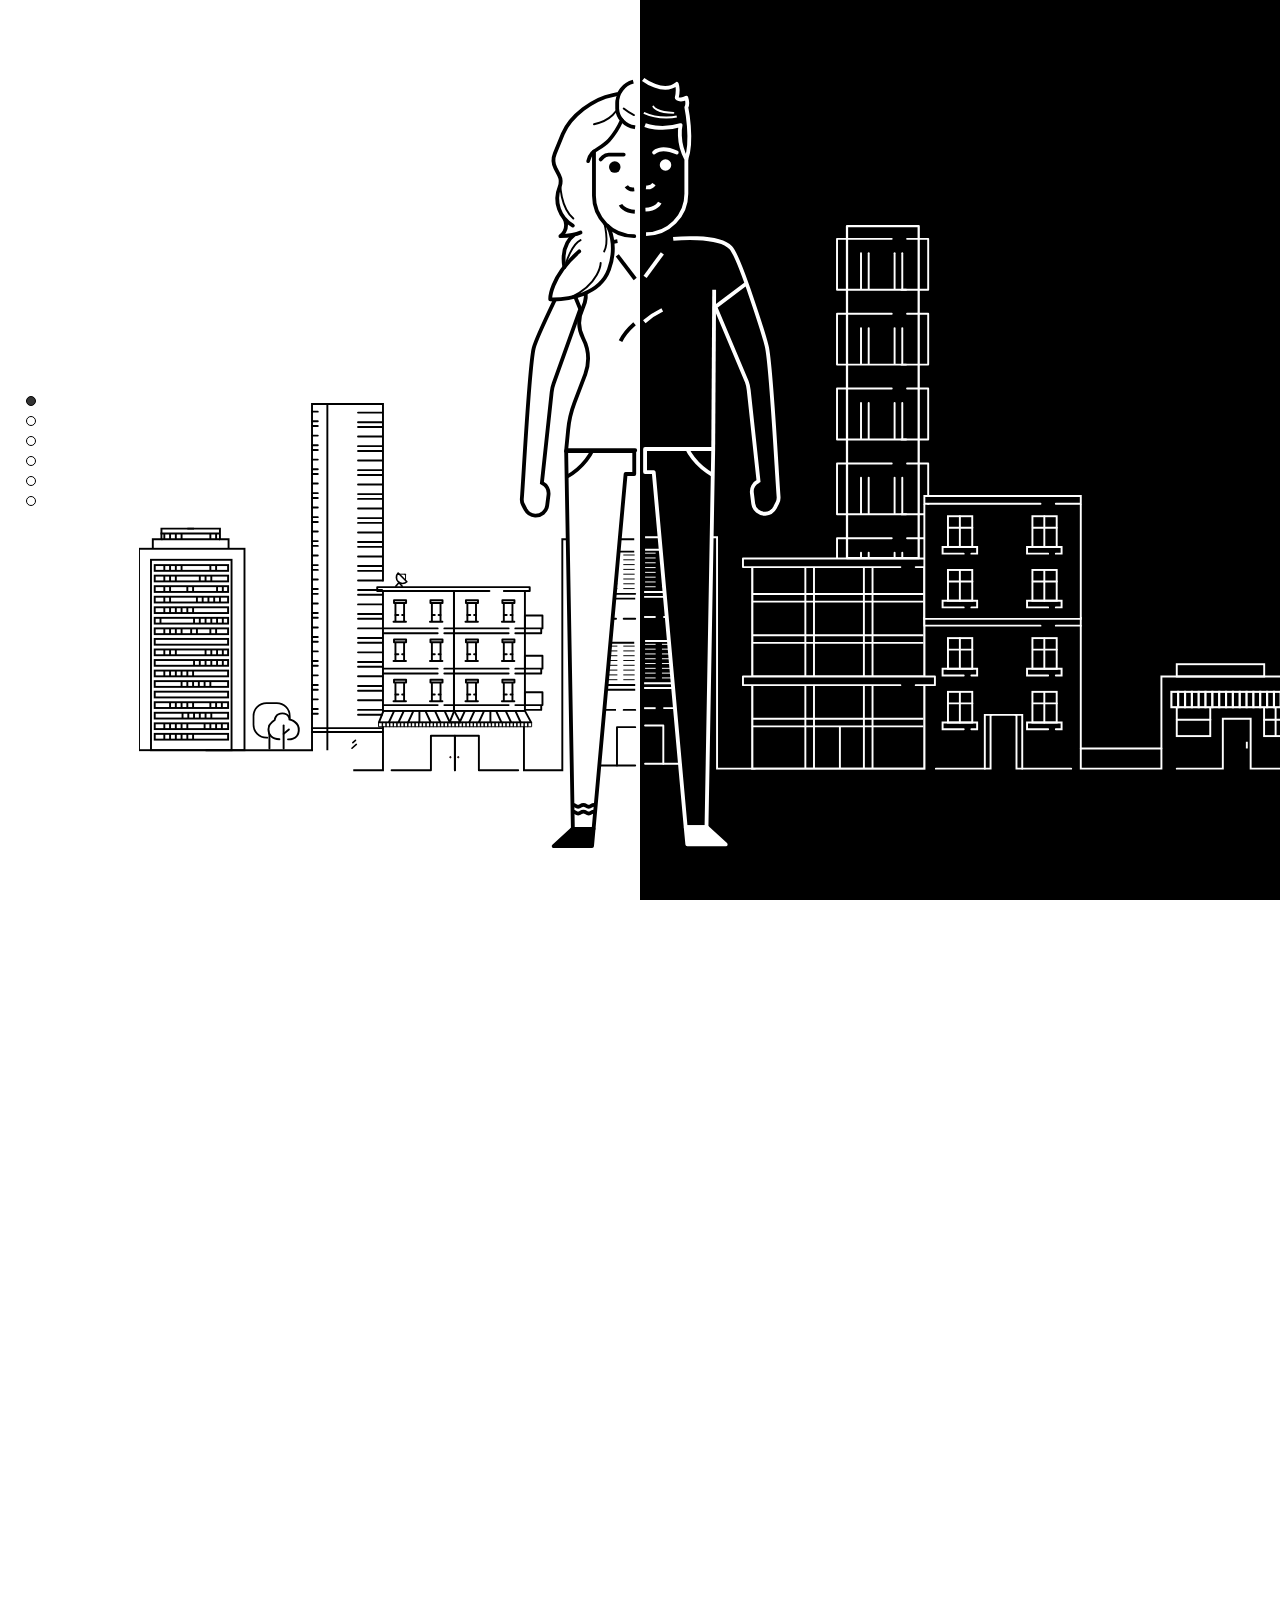
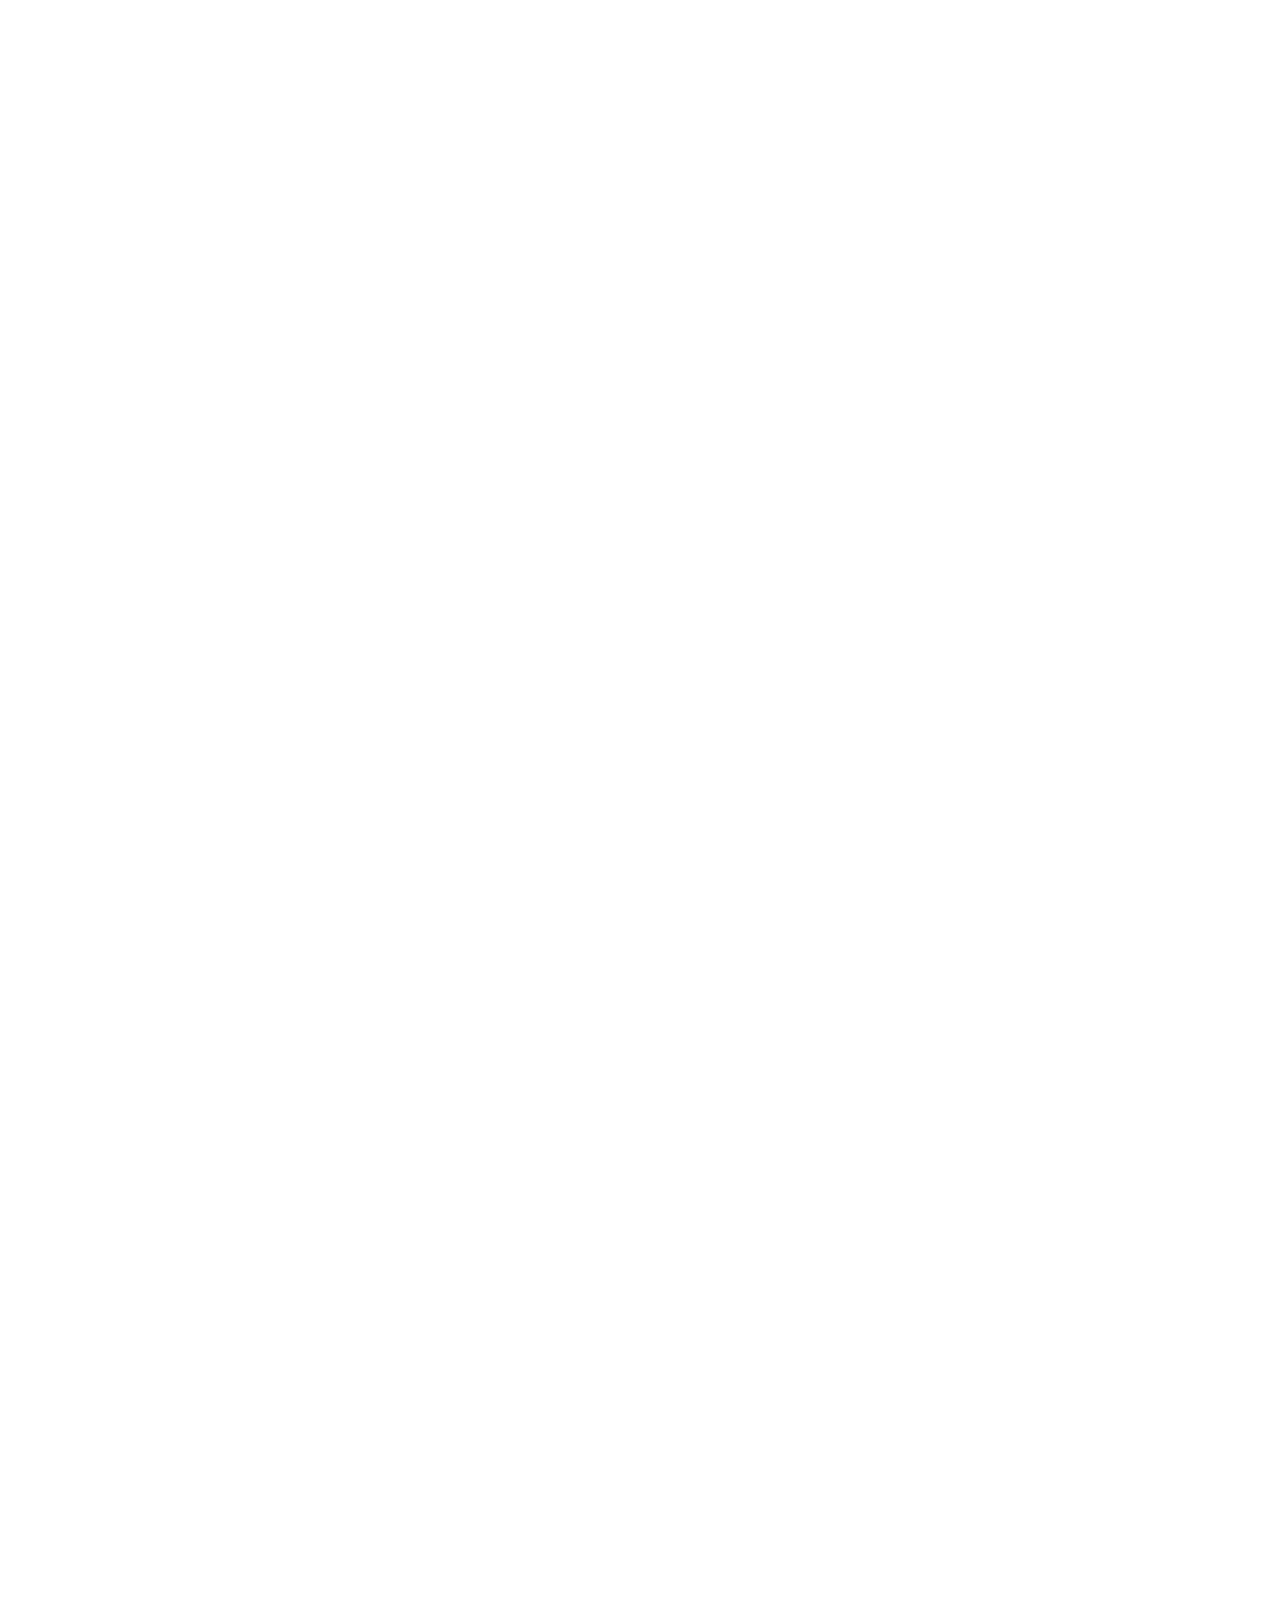
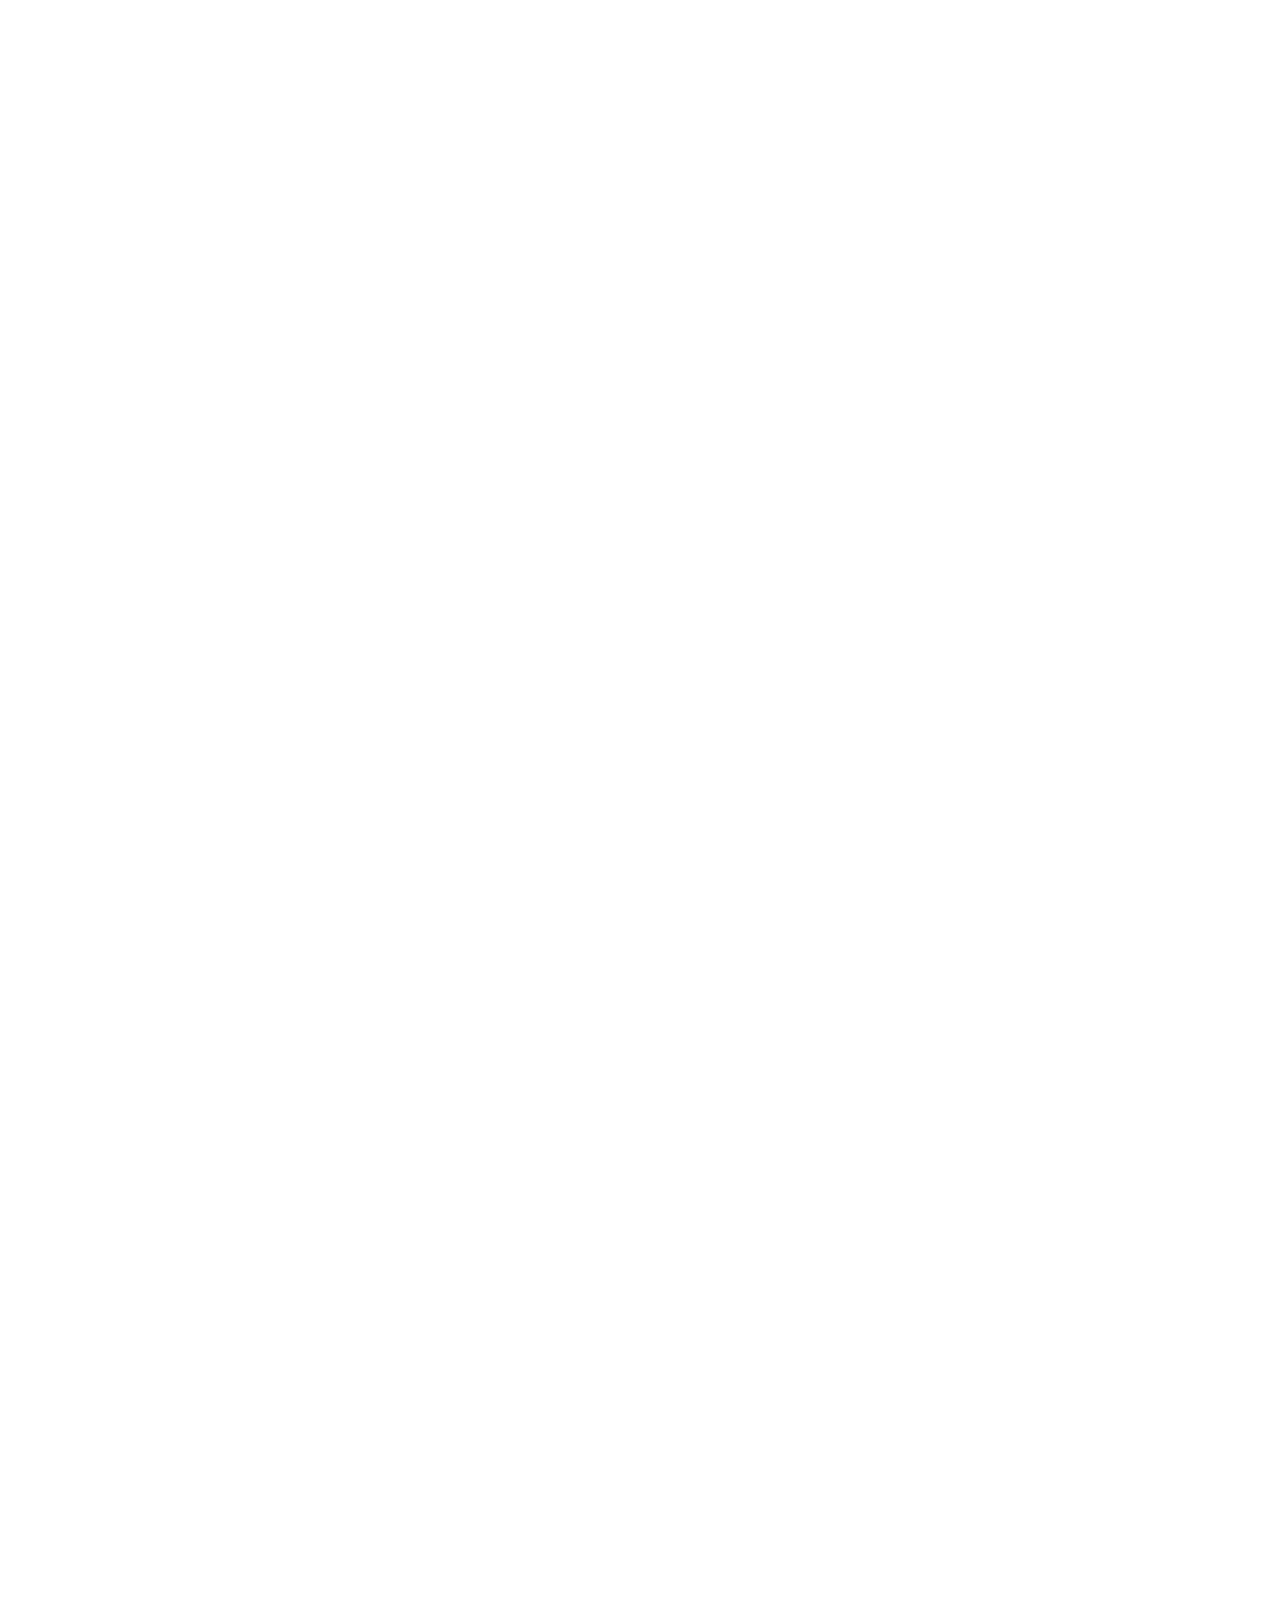
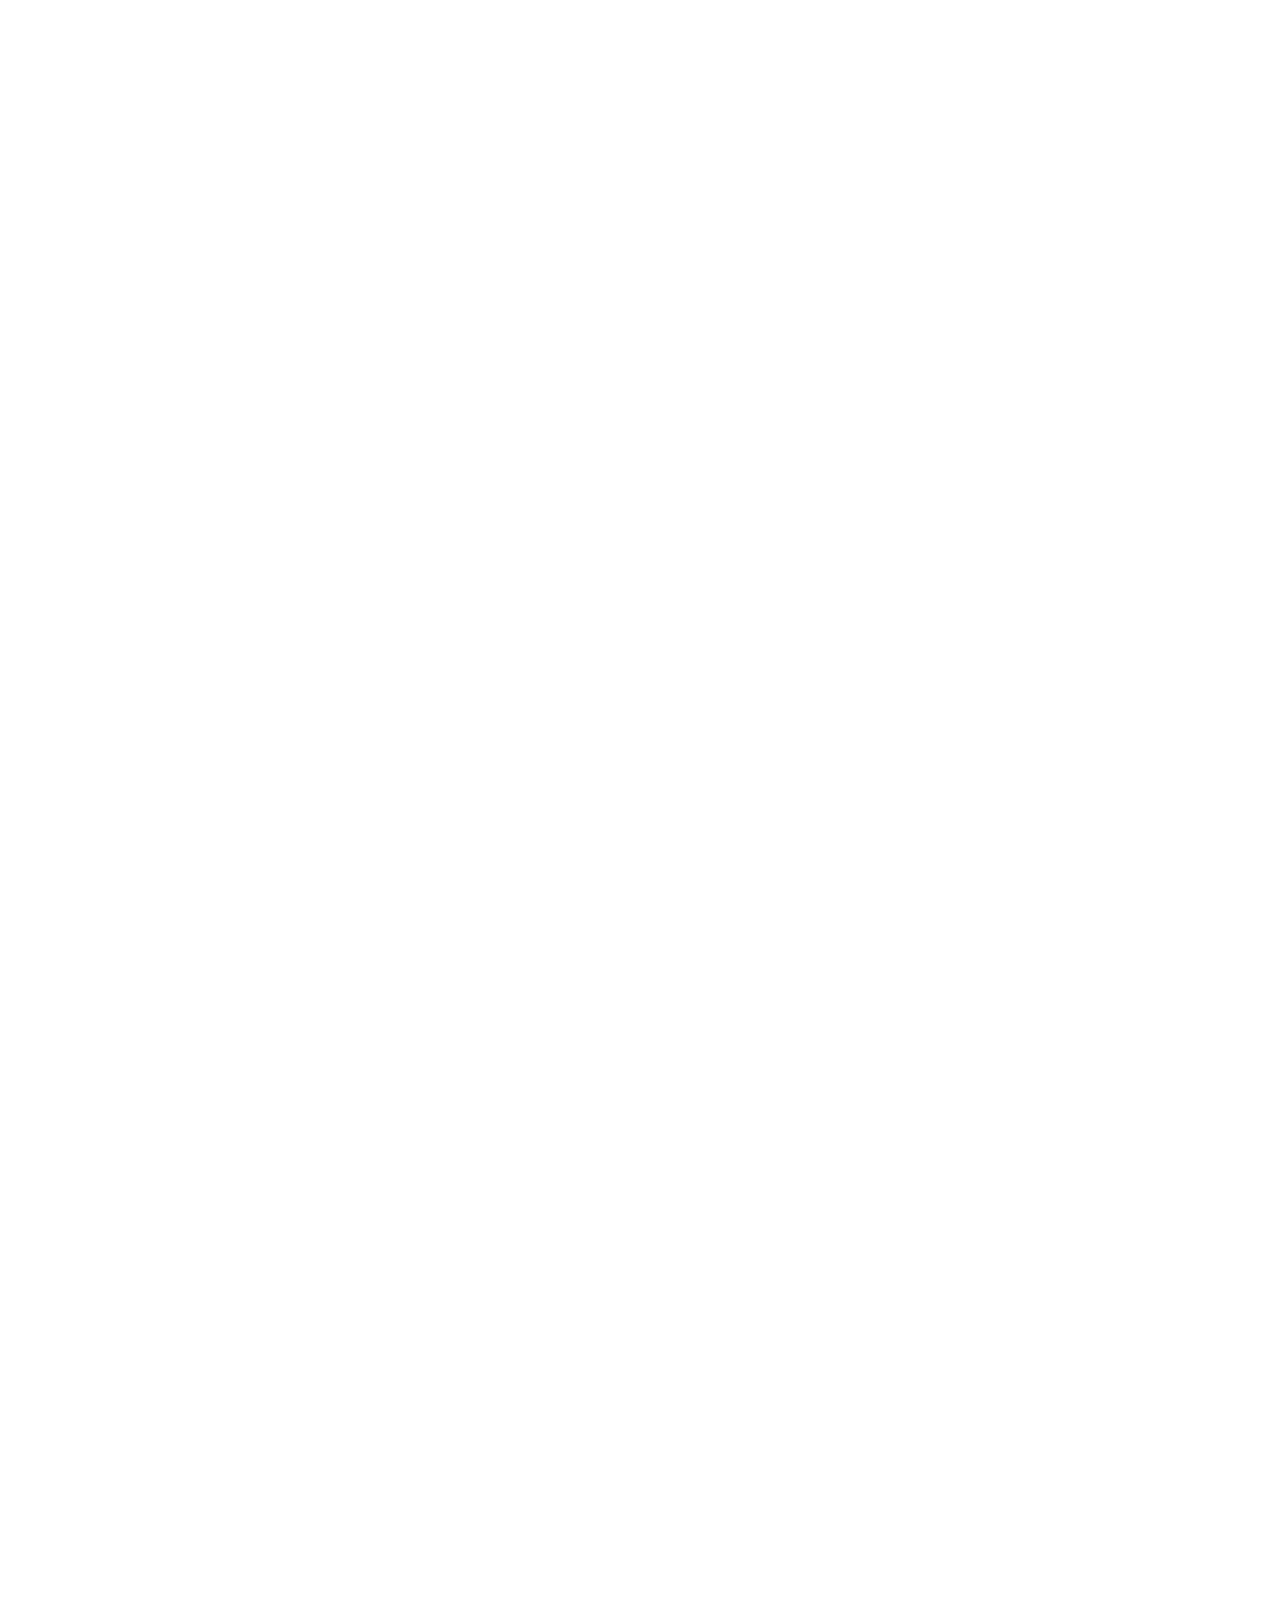
<file: index.html>
<!DOCTYPE html>
<html>

<head>
	<meta http-equiv="Content-Type" content="text/html; charset=utf-8" />
	<title> The Average Eve </title>
	<meta name="author" content="Ben Ari Kutai & Noam Rom" />
	<meta name="description" content="" />
	<meta name="keywords"  content="" />
	<!-- Style includes -->
	<link rel="stylesheet" type="text/css" href="styles/style2.css" />
	<link rel="stylesheet" type="text/css" href="styles/animate.css" />
	<link rel="stylesheet" type="text/css" href="styles/jquery.bxslider.css" />
	<link rel="stylesheet" type="text/css" href="styles/jquery.fullPage.css" />

	<!-- Scripts includes -->
	<script type="text/javascript" src="includes/jquery-1.11.2.min.js"></script>
	<script type="text/javascript" src="includes/jquery.fullPage.js"></script>
	<script type="text/javascript" src="includes/d3.js"></script>
	<script type="text/javascript" src="includes/scripts2.js"></script>
	<script type="text/javascript" src="includes/jquery.bxslider.js"></script>
    <script type="text/javascript" src="includes/d3.min.js"></script>
    <script type="text/javascript" src="includes/d3pie.min.js"></script>

	<script type="text/javascript">
		$(document).ready(function() {
			$('#fullpage').fullpage({
				anchors: ['firstPage', 'secondPage', '3rdPage','4thPage','5thPage','6thPage','7thPage'],
				sectionsColor: ['#FFFFFF', '#FFFFFF', '#FFFFFF'],
				navigation: true,
				navigationPosition: 'left',
				navigationTooltips: ['נשים וגברים','שתזכו לבנים זכרים', 'נשים מגדלות את העולם', 'מה מונע מהן להתקדם','זה לא ריאלי','לא חייבות להרים פגז'],
				responsive: 900,
				menu: '#menu',
				loopTop: true,
				loopBottom: true,
				verticalCentered: false
			});

		});
	</script>

	<!--[if IE]>
	<script type="text/javascript">
		var console = { log: function() {} };
	</script>
	<![endif]-->

</head>
<body>
<div>
	<!--
	<ul style="position: fixed; z-index: 99999;" id="menu">
		<li data-menuanchor="firstPage" class="active"><a href="#firstPage">First slide</a></li>
		<li data-menuanchor="secondPage"><a href="#secondPage">Second slide</a></li>
		<li data-menuanchor="3rdPage"><a href="#3rdPage">Third slide</a></li>
	</ul>
	-->
</div>
<div id="fullpage">
    <div class="section" id="section0">
        <div class="intro">
            <div class="dynamic-element-cover"> </div>
            <div class="white woman">
                <div class="content">
                    <embed class="float-right" style="height:90%;" src="svg/opening/girl.svg" type="image/svg+xml" />
                </div>

            </div>
            <div class="black man">
                <div class="content">
                    <embed class="float-left" style="height:90%;" src="svg/opening/boy.svg" type="image/svg+xml" />
                </div>

            </div>
            <div class="clear"></div>
        </div>
    </div>
	<div class="section" id="section1">
		<div class="intro">
			<div class="dynamic-element-cover"> </div>
			<div class="left-side-buttons black-text ">
				<div id="popNames" class="button clickable animated"> </div>
				<div id="whyColors" class="button clickable animated">  </div>
			</div>
			<div class="right-side-buttons white-text">
				<div id="tradition" class="button clickable animated">  </div>
			</div>
			<div class="clear"></div>
			<div class="white woman">
				<div class="content">
                    <embed style="height:5%;" class="cloud" id="black-cloud-2" src="svg/hospital/c_2.svg" type="image/svg+xml" />
                    <embed style="height:5%;" class="cloud" id="black-cloud-1" src="svg/hospital/c_4.svg" type="image/svg+xml" />
                    <embed style="height:5%;" class="cloud" id="black-cloud-3" src="svg/hospital/c_5.svg" type="image/svg+xml" />
					<!-- <div class="cloud" id="black-cloud-1"> </div> <div class="cloud" id="black-cloud-2"> </div> <div class="cloud" id="black-cloud-3"> </div>-->
					<div class="disappear disappearHospital">
                        <embed class="black-hospital"  src="svg/hospital/white_hodspital-01.svg" type="image/svg+xml" />
					</div>
                    <embed style="width: 40%;" id="hospital-tree"  src="svg/hospital/car.svg" type="image/svg+xml" />
                    <embed style="width: 35%;" id="black-ppl" class="parents" src="svg/hospital/black_couple.svg" type="image/svg+xml" />
				</div>

			</div>
			<div class="black man">
				<div class="content">
                    <embed style="height:5%;" class="cloud" id="white-cloud-2" src="svg/hospital/c_3.svg" type="image/svg+xml" />
                    <embed style="height:5%;" class="cloud" id="white-cloud-1" src="svg/hospital/c_1.svg" type="image/svg+xml" />

					<div class="head-title" dir="rtl">
						<h1> שתזכו לבנים זכרים  </h1>
						<span> מלחמת המינים מתחילה כבר ברחם. החל מבחירת השם </span>
                        <span> כלה בבחירת צבעי הבגד הראשון ועד לברכת הרב </span>
                        <span> והטקסיות המלווה את קבלת הרך הנולד </span>
                        <span> לחצו על כפתורי הכותרות כדי להתחיל לחוות את מסלול החיים</span>
                        <span> הממוצע ופערי המגדר שבו.</span>
					</div>
					<div class="disappear disappearHospital">
                        <embed class="white-hospital"  src="svg/hospital/black_hodspital-01.svg" type="image/svg+xml" />

					</div>
                    <embed style="width: 40%;" id="hospital-lbt"  src="svg/hospital/lamp.svg" type="image/svg+xml" />
                    <embed style="width: 35%;" id="white-ppl" class="parents" src="svg/hospital/black_white.svg" type="image/svg+xml" />
				</div>

			</div>
			<div class="clear"></div>
		</div>
	</div>
	<div class="section" id="section2">
        <div class="intro">
            <div class="dynamic-element-cover"> </div>
            <div class="left-side-buttons black-text">
                <div id="powerToChange" class="button clickable animated">  </div>
                <div id="womenRaise" class="button clickable animated">  </div>
            </div>
            <div class="right-side-buttons white-text">
                <div id="gamesButton" class="button clickable animated">  </div>
            </div>
            <div class="clear"></div>
            <div class="white woman">
                <div class="content">
                    <div class="disappear">
                        <embed class="kGarden float-right" id="kGardenLeft" src="svg/garden/girl.svg" type="image/svg+xml" />
                    </div>
                    <embed id="leftStairs" class="float-right" src="svg/garden/girl_bg_2.svg" type="image/svg+xml" />
                    <embed id="toysWhite" style="width:45%;bottom: 5%;left:0%;" src="svg/garden/girl_bg_1.svg" type="image/svg+xml" />
                </div>
                <div class="clear"></div>
            </div>

            <div class="black man">
                <div class="content">
                    <div class="head-title" dir="rtl">
                        <h1> נשים מגדלות את העולם  </h1>
                        <span> הילדים שלנו יפגשו בגן שלהם בעיקר גננות. ובכל זאת, למרות </span>
                        <span> שנשים מגדלות את הדורות הבאים, כל הנתונים מצביעים על </span>
                        <span> כך שכבר בגיל הגן הילדים לומדים מה מתאים לבנים ומה </span>
                        <span> מתאים לבנות. המשיכו ללחוץ על כפתורי הכותרות כדי להבין </span>
                        <span> למה. </span>
                    </div>

                    <div class="disappear">
                        <embed class="kGarden float-left" id="kGardenRight" src="svg/garden/boy.svg" type="image/svg+xml" />
                    </div>
                    <embed id="rightStairs" class="float-left" src="svg/garden/boy_bg_2.svg" type="image/svg+xml" />
                    <embed id="toysBlack" style="width:45%;bottom: 5%;right: 0%;" src="svg/garden/boy_bg_1.svg" type="image/svg+xml" />
                </div>

            </div>
            <div class="clear"></div>
        </div>
	</div>
    <div class="section" id="section3">
        <div class="intro">
            <div class="dynamic-element-cover"> </div>
            <div class="left-side-buttons black-text">
                <!--<div id="growUp" class="button clickable animated">  </div>-->
                <div id="howMuchInClass" class="button clickable animated">  </div>
                <div id="whosBetter" class="button clickable animated">  </div>
            </div>
            <div class="right-side-buttons white-text">
                <div id="bothersYou" class="button clickable animated">  </div>
                <div id="classWithNoBoys" class="button clickable animated">  </div>
            </div>
            <div class="clear"></div>
            <div class="white woman">
                <div class="content">

                    <div class="disappear">
                        <embed class="float-right" style="width: 80%;" src="svg/school/girl.svg" type="image/svg+xml" />
                    </div>
                    <embed id="schoolClock" style="width:10%;top:5%;right:30%;" src="svg/school/girl_bg_3.svg" type="image/svg+xml" />
                    <embed id="schoolTeacher" style="width:40%;top:15%;right:40%;" src="svg/school/girl_bg_1.svg" type="image/svg+xml" />
                    <embed style="width:35%;position: absolute;bottom: 5%;left:0%;" src="svg/school/girl_bg_2.svg" type="image/svg+xml" />

                </div>

            </div>
            <div class="black man">
                <div class="content">
                  <div class="head-title" dir="rtl">
                        <h1> מה מונע מהן להתקדם? </h1>
                        <span> הן אוהבות יותר את בתי הספר, מתבגרות הרבה יותר </span>
                        <span> מהר, עד כיתה ה' מקבלות ציונים גבוהים יותר ומניחים </span>
                        <span> שללא נוכחות הבנים אף היו מגיעות להשיגים גבוהים </span>
                        <span> יותר. אז מה מונע מהן להמשיך באותה מגמה כמו </span>
                        <span> הבנים? ומה גורם להן לחשוש מהמקצועות הריאלים? </span>
                  </div>
                      <div class="disappear">
                        <embed class="float-left" style="width: 80%;" src="svg/school/boy.svg" type="image/svg+xml" />
                      </div>
                      <embed style="width:40%;position: absolute;right: 20%;top: 15%;" src="svg/school/boy_bg_1.svg" type="image/svg+xml" />div>
                      <embed style="width:35%;position: absolute;bottom: 5%;right:0%;" src="svg/school/boy_bg_2.svg" type="image/svg+xml" />div>
                </div>
            </div>
            <div class="clear"></div>
        </div>
    </div>
    <div class="section" id="section4">
        <div class="intro">
            <div class="dynamic-element-cover"> </div>
            <div class="left-side-buttons black-text">
                <div id="profSchools" class="button clickable animated">  </div>
                <div id="realStudy" class="button clickable animated">  </div>
            </div>
            <div class="right-side-buttons white-text">
                <div id="teachCrew" class="button clickable animated">  </div>
            </div>
            <div class="clear"></div>
            <div class="white woman">
                <div class="content">

                    <div class="disappear">
                        <embed class="float-right" style="width: 100%;" src="svg/high%20school/girl_locker.svg" type="image/svg+xml" />
                    </div>

                    <embed class="float-right" style="width:40%;position: absolute;bottom:40%;right:50%;" src="svg/high%20school/girl_bg_1.svg" type="image/svg+xml" />
                    <embed class="float-right" style="width:35%;position: absolute;bottom:5%;left:0%;" src="svg/high%20school/girl_bg_2.svg" type="image/svg+xml" />
                </div>

            </div>
            <div class="black man">
                <div class="content">
                    <div class="head-title" dir="rtl">
                        <h1> זה לא ריאלי</h1>
                        <span> בנות אמנם בוחרות פחות במגמות הריאליות, אך אלו </span>
                        <span> שכן, מגיעות להצטיינות יתרה משלם הבנים. נתונים </span>
                        <span> אלו ממשיכים להעלות תהיות באשר לבחירת המגמות </span>
                        <span> בתיכון, מגמות שמכוונות בהרבה מקרים לעיסוק </span>
                        <span> עתידי. ייתן ומדובר במחסום פסיכולי גרידא? </span>
                    </div>
                    <div class="disappear">
                        <embed class="float-left" style="width: 100%;" src="svg/high%20school/boy_locker.svg" type="image/svg+xml" />
                    </div>
                    <embed class="float-right" style="width:40%;position: absolute;bottom:40%;left:50%;" src="svg/high%20school/boy_bg_1.svg" type="image/svg+xml" />
                    <embed class="float-right" style="width:35%;position: absolute;bottom:5%;right:0%;" src="svg/high%20school/boy_bg_2.svg" type="image/svg+xml" />
                </div>
            </div>
            <div class="clear"></div>
        </div>
    </div>
    <div class="section" id="section5">
        <div class="intro">
            <div class="dynamic-element-cover"> </div>
            <div class="left-side-buttons black-text">
                <div id="commandersButton" class="button clickable animated">  </div>
                <div id="recruitingStatsButton" class="button clickable animated">  </div>
            </div>
            <div class="right-side-buttons white-text">
                <div id="suicideArmyButton" class="button clickable animated">  </div>
            </div>
            <div class="clear"></div>
            <div class="white woman">
                <div class="content">
                    <div class="disappear">
                        <embed class="float-right" style="width: 100%;" src="svg/army/girl.svg" type="image/svg+xml" />
                    </div>
                    <embed class="float-right" style="width:40%;position: absolute;top:40%;left:10%;" src="svg/army/girl_bg_1.svg" type="image/svg+xml" />
                    <embed class="float-right" style="width:40%;position: absolute;bottom:10%;left:0%;" src="svg/army/girl_bg_2.svg" type="image/svg+xml" />
                </div>

            </div>
            <div class="black man">
                <div class="content">
                    <div class="head-title" dir="rtl">
                        <h1> לא חייבות להרים פגז </h1>
                        <span> ראש ארגון ביון מעברי אמר לאחרונה כי "לבנות יכולות </span>
                        <span>גבוהות יותר מאשר לגברים. הדי.אנ.איי שלהן יותר</span>
                        <span>משובח מאשר של גברים ויש להן את היכולת לעבוד</span>
                        <span>ב'מולטי-טסקינג' מדהים. הן לא חייבות להרים פגז</span>
                        <span>ששוקל עשרות ק"ג כדי להפגין כישורים. הן מצטיינת</span>
                        <span>בתהליך קבלת החלטות". אז איך הן עדיין לא משתוות</span>
                        <span>לגברים בצה"\ל?</span>
                    </div>
                    <div class="disappear">
                        <embed class="float-left" style="width: 100%;" src="svg/army/boy.svg" type="image/svg+xml" />
                    </div>
                    <embed class="float-right" style="width:40%;position: absolute;top:40%;right:10%;" src="svg/army/boy_bg_1.svg" type="image/svg+xml" />
                    <embed class="float-right" style="width:40%;position: absolute;bottom:10%;right:0%;" src="svg/army/boy_bg_2.svg" type="image/svg+xml" />
                </div>
            </div>
            <div class="clear"></div>
        </div>
    </div>
</div>

</body>
</html>
</file>
<file: styles/style2.css>
/* Reset CSS */
@font-face {
	font-family: MeodedR;
	src: url('../fonts/MeodedR.otf');
	font-weight: bold;
}

@font-face {
	font-family: MeodedB;
	src: url('../fonts/MeodedB.otf');
	font-weight: bold;
}

body,div,dl,dt,dd,ul,ol,li,h1,h2,h3,h4,h5,h6,pre,
form,fieldset,input,textarea,p,blockquote,th,td {
    padding: 0;
    margin: 0;
}
a{
	text-decoration:none;
}

ol,ul {
	list-style: none;
	margin: 0;
	padding: 0;
}

q:before,q:after {
    content:'';
}

#menu .active{
	color:red;
	font-size: 25px;
}

.intro{
	position: relative;
}

.disappear{
    width: 50%;
	position: relative;
    top:15%;
}

.woman .disappear{
    float:right;
}

.man .disappear{
    float:left;
}

.float-right{
	float:right !important;

}

.float-left{
    float:left !important;
}

.left{
	float:left !important;

}

.clickable{
	cursor:pointer;
}

.brightElement{
	z-index: 30;
}


.left-side-buttons p, .right-side-buttons p{
	position: relative;
	left: 11px;
	top: -1px;
	font-size: 18px;
}

.dynamic-element{
	position: relative;
	margin: 0 auto;
	width: 150px;
	height: 0px;
	top: 20%;
}

.dynamic-element-cover{
	position: absolute;
	display: none;
	z-index: -1;
	width: 100%;
	height: 100%;
}

.gps_ring {
    border: 3px solid #999;
    -webkit-border-radius: 30px;
    height: 33px;
    width: 33px;
    -webkit-animation: pulsate 1s ease-out;
    -webkit-animation-iteration-count: infinite;
    opacity: 0.0;
    position: relative;
    right:2px;
    top:-2px;
}

.button{
	display: block;
	position: absolute;
	z-index: 9999;
	width:33px;
	height:33px;
    background-repeat: no-repeat;
    background-size: contain;
}

.button > span{
	display: none;
	width:150px;
	text-align:center;
	position: absolute;
	top:40px;
	left: -55px;
	font-size: 13px;
}

.button:hover  span{
	display: block;
}

#popNames{
	top: 100px;
    right: 265px;
    -webkit-animation-duration:2s;
}

#whyColors{
	top: 270px;
	right: 400px;
	-webkit-animation-duration:3s;
}

.left-side-buttons .button{
    background-image: url('../images/white_off.png');
}

.left-side-buttons .button:hover{
    background-image: url('../images/white_on.png') !important;;
}

.right-side-buttons .button:hover{
    background-image: url('../images/black_on.png');
}

.right-side-buttons .button{
    background-image: url('../images/black_off.png');
}

.left-side-buttons-clicked{
    background-image: url('../images/white_on.png') !important;;
}

.right-side-buttons-clicked{
    background-image: url('../images/black_on.png') !important;
}


#tradition{
    top: 490px;
    left: 300px;
	-webkit-animation-duration:2s;
}

#powerToChange{
    top: 535px;
    left: 220px;
}

#womenRaise{
    top: 70px;
    left: 150px;
}

#gamesButton{
    top:550px;
    left:190px;
}

#bothersYou{
    top: 600px;
    left: 160px;
}

#howMuchInClass{
    top: 110px;
    left: 150px;
}

#howMuchInClassContent{
    font-size: 30px;
}


#classWithNoBoys{
    top: 180px;
    left: 450px;
}

#whosBetter{
    top: 450px;
    left: 80px;
}

#growUp{
    top:600px;
    right:160px;
}

#profSchools{
    top:20px;
    right:130px;
}

#realStudy{
    top:580px;
    right:450px;
}

#teachCrew{
    top:500px;
    right:80px;
}

#commandersButton{
    top:20px;
    right:130px;
}

#recruitingStatsButton{
    top:100px;
    right:500px;
}

#suicideArmyButton{
    top:500px;
    right:80px;
}

.buttonAnimation{
	-webkit-animation-iteration-count:infinite;
	-webkit-animation-timing-function:linear;
	-webkit-animation-name:orbit;
	-webkit-animation-duration:1s !important;
}

@-webkit-keyframes orbit{
	0%   {-webkit-transform:rotate(0deg);}
	25%  {-webkit-transform:rotate(5deg);}
	50%  {-webkit-transform:rotate(0deg);}
	75%  {-webkit-transform:rotate(-5deg);}
	100% {-webkit-transform:rotate(0deg);}
}

.white-text, .black-text{
	font-family: 'MeodedR', cursive;
}
.white-text{
	color:white;
}

#section2 #leftStairs, #section2 #rightStairs, #section2 .disappear{
    top:100px;
}

.bxsliderColors > li h1{
	font-size: 20px;
}

.bxsliderColors > li{
	width:400px !important;
    position: relative;
    left:25px;
}

.bx-viewport{
    height: 300px !important;
}

.black-text{
	color:black;
}

.arrow-down {
	width: 0;
	height: 0;
	border-left: 3px solid transparent;
	border-right: 3px solid transparent;
	border-bottom: 6px solid white;
	-webkit-transform: rotate(180deg);
	-moz-transform: rotate(180deg);
	-o-transform: rotate(180deg);
	-ms-transform: rotate(180deg);
	transform: rotate(180deg);
	position: relative;
	right: 47px;
	top: -2px;
}

.left-side-buttons{
	float: left;
	width:50%;
	position: relative;
}

.right-side-buttons{
	float: right;
	width:50%;
	position: relative;
}

/* Custom CSS */

/* Fixed menu */


/* end of Fixed menu */
.clear{
	clear:both;
}

.woman{
	width:50%;
	float:left;
	position: relative;
}

.man{
	width:50%;
	float: left;
	position: relative;
}

.black{
	background-color: black;
}

.white{
	background-color: white;
}

.black p, .black h1, .black h2, .black h3, .black h4, .black h5, .black h6, .black span, .dynamic-element-cover{
	color:white;
	font-family: 'MeodedR', cursive;
}

.white p, .white h1, .white h2, .white h3, .white h4, .white h5, .white h6, .white span, .dynamic-element-cover{
	color:black;
	font-family: 'MeodedR', cursive;
}

.content{
	text-align: center;
	position: absolute;
	width:100%;
	height:100%;
	visibility: hidden;
}

.woman .content{
	float: right;
	top:-1000px;

}

.man .content{
	float: left;
	bottom:-1000px;
}


/* Hospital page style */

.white .disappearHospital{
	float: right;
}

.hospital{
	position: relative;
	z-index: 15;
}

.black-hospital{
	float:right;
}

.white-hospital, .black-hospital{
    width:85%;
}

.white-hospital{
	float:left;
}

#hospital-tree{
	position: absolute;
    right: 50%;
    bottom: 33%;
}

#hospital-lbt {
	position: absolute;
    left:50%;
    bottom:33%;
}

.head-title{
	position: absolute;
	right: 5%;
	animation-duration: 2s;
	-webkit-animation-duration: 2s;
	-webkit-animation-delay: 0.5s;
	/*-webkit-animation-iteration-count: infinite;*/
}

.head-title > span, .head-title > h1{
	display: block;
	text-align: right;
}

/*========================*/
/* Clouds */
/*========================*/
.cloud{
	position: absolute;
}

#black-cloud-1 {
	left: 5%;
	top: 110px;
}

#black-cloud-2 {
	left: 70%;
	top:30px;
}

#black-cloud-3{
	left: 50%;
	top: 180px;
}


#white-cloud-1 {
	left: 10%;
	top: 80px;
}

#white-cloud-2 {
	left: 87%;
	top: 160px;
}

/* black clouds animation */

#black-cloud-3
{
	-webkit-animation-name:             cloud3-black-width;
	-webkit-animation-duration:         18s;
	-webkit-animation-iteration-count:  infinite;
	-webkit-animation-timing-function: linear;
	-webkit-animation-direction: alternate;
	-moz-animation-name:             cloud3-black-width;
	-moz-animation-duration:         18s;
	-moz-animation-iteration-count:  infinite;
	-moz-animation-timing-function: linear;
	-moz-animation-direction: alternate;
	-o-animation-name:             cloud3-black-width;
	-o-animation-duration:         18s;
	-o-animation-iteration-count:  infinite;
	-o-animation-timing-function: linear;
	-o-animation-direction: alternate;
	animation-name:             cloud3-black-width;
	animation-duration:         18s;
	animation-iteration-count:  infinite;
	animation-timing-function: linear;
	animation-direction: alternate;
}

#black-cloud-2
{
	-webkit-animation-name:             cloud2-black-width;
	-webkit-animation-duration:         12s;
	-webkit-animation-iteration-count:  infinite;
	-webkit-animation-timing-function: linear;
	-webkit-animation-direction: alternate;
	-moz-animation-name:             cloud2-black-width;
	-moz-animation-duration:         12s;
	-moz-animation-iteration-count:  infinite;
	-moz-animation-timing-function: linear;
	-moz-animation-direction: alternate;
	-o-animation-name:             cloud2-black-width;
	-o-animation-duration:         12s;
	-o-animation-iteration-count:  infinite;
	-o-animation-timing-function: linear;
	-o-animation-direction: alternate;
	animation-name:             cloud2-black-width;
	animation-duration:         12s;
	animation-iteration-count:  infinite;
	animation-timing-function: linear;
	animation-direction: alternate;
}

#black-cloud-1
{
	-webkit-animation-name:             cloud1-black-width;
  	-webkit-animation-duration:         15s;
  	-webkit-animation-iteration-count:  infinite;
  	-webkit-animation-timing-function: linear;
  	-webkit-animation-direction: alternate;
	-moz-animation-name:             cloud1-black-width;
	-moz-animation-duration:         15s;
	-moz-animation-iteration-count:  infinite;
	-moz-animation-timing-function: linear;
	-moz-animation-direction: alternate;
	-o-animation-name:             cloud1-black-width;
	-o-animation-duration:         15s;
	-o-animation-iteration-count:  infinite;
	-o-animation-timing-function: linear;
	-o-animation-direction: alternate;
	animation-name:             cloud1-black-width;
	animation-duration:         15s;
	animation-iteration-count:  infinite;
	animation-timing-function: linear;
	animation-direction: alternate;
}

/* end of black clouds animation */


/* white clouds animation */

#white-cloud-2
{
	-webkit-animation-name:             cloud2-white-width;
	-webkit-animation-duration:         10s;
	-webkit-animation-iteration-count:  infinite;
	-webkit-animation-timing-function: linear;
	-webkit-animation-direction: alternate;
	-moz-animation-name:             cloud2-white-width;
	-moz-animation-duration:         10s;
	-moz-animation-iteration-count:  infinite;
	-moz-animation-timing-function: linear;
	-moz-animation-direction: alternate;
}

#white-cloud-1
{
	-webkit-animation-name:             cloud1-white-width;
	-webkit-animation-duration:         5s;
	-webkit-animation-iteration-count:  infinite;
	-webkit-animation-timing-function: linear;
	-webkit-animation-direction: alternate;
	-moz-animation-name:             cloud1-white-width;
	-moz-animation-duration:         10s;
	-moz-animation-iteration-count:  infinite;
	-moz-animation-timing-function: linear;
	-moz-animation-direction: alternate;
}

/* end of white clouds animation */

.parents{
	position: absolute;
    bottom: 5%;
}

#black-ppl{
	left:0px;
}

#white-ppl{
	right: 0px;
}

.yearAndContent{
    position: relative;
    left: 33px;
}

.yearAndContent > span{
	display: block;
	font-size:25px;
	font-family: 'MeodedB', cursive;
	margin: 0 auto;
	width: 100px;
}

.namesContent{
    width: 230px;
    position: relative;
    top: 21px;
    display: none;
}

.namesContent > span{

    margin-right:5px;
}

#nameMen{
    position: relative;
    right: 60px;
}

#nameWomen{
    right: 95px;
    position: relative;
    width: 105px;
    text-align: right;
}

#pieChartBoys{
    position: absolute;
    right:-35px;
    top: 45px;
}

#pieChartGirls{
    position: absolute;
    left: 15px;
    top: 45px;
}

#whosBetterBoysChart{
    position: absolute;
    left: 200px;
}

#whosBetterGirlsChart{
    position: absolute;
    top: -32px;
    right: 200px;
}

.RtoL{
    -webkit-transform : rotate(180deg);
}

.statsDisplayContent > span{
    display: block;
    margin-bottom:62px;
    color:white;
    font-size: 17px;
}

#whosBetterGirlsChart > .statsDisplayContent{
    position: absolute;
    top: 45px;
    right: 70px;
}

#whosBetterBoysChart > .statsDisplayContent{
    position: absolute;
    top: -20px;
    right: 70px;
}

#profSchoolBoysChart > .statsDisplayContent{
    position: absolute;
    top: -20px;
    right: 70px;
}

#profSchoolGirlsChart > .statsDisplayContent{
    position: absolute;
    top: 10px;
    right: 70px;
}


#profSchoolGirlsChart{
    position: absolute;
    right: 200px;
    top:0px;
}

#profSchoolBoysChart{
    position: absolute;
    left: 200px;
    top:0px;
}

#realStudiesBoysChart > .statsDisplayContent{
    position: absolute;
    top: -20px;
    right: 70px;
}

#realStudiesGirlsChart > .statsDisplayContent{
    position: absolute;
    top: 13px;
    right: 70px;
}


#realStudiesGirlsChart{
    position: absolute;
    right: 200px;
    top:0px;
}

#realStudiesBoysChart{
    position: absolute;
    left: 200px;
    top:0px;
}

#commandersBoysChart > .statsDisplayContent{
    position: absolute;
    top: -20px;
    right: 70px;
}

#commandersGirlsChart > .statsDisplayContent{
    position: absolute;
    top: 13px;
    right: 70px;
}


#commandersGirlsChart{
    position: absolute;
    right: 200px;
    top:0px;
}

#commandersBoysChart{
    position: absolute;
    left: 200px;
    top:0px;
}


#recruitBoysChart > .statsDisplayContent{
    position: absolute;
    top: -20px;
    right: 70px;
}

#recruitGirlsChart > .statsDisplayContent{
    position: absolute;
    top: 13px;
    right: 70px;
}

#recruitGirlsChart{
    position: absolute;
    right: 200px;
    top:0px;
}

#recruitBoysChart{
    position: absolute;
    left: 200px;
    top:0px;
}

#teachStaffBoysChart > .statsDisplayContent{
    position: absolute;
    top: -20px;
    right: 70px;
}

#teachStaffGirlsChart > .statsDisplayContent{
    position: absolute;
    top: 13px;
    right: 70px;
}

#teachStaffGirlsChart{
    position: absolute;
    right: 200px;
    top:0px;
}

#teachStaffBoysChart{
    position: absolute;
    left: 200px;
    top:0px;
}


.dynamic-header{
    text-align: right;
    color: white;
    font-size: 20px;
}

#recruitingStatsContent span{
    position: absolute;
    top:110px;
    font-size:35px;
}

.small-percent{
    position: relative;
    left: 80px !important;
}

.small-percent-2{
    position: relative;
    left: 60px !important;
}

.commandersAddon {
    position: absolute;
    bottom: -50px;
    left: 97px;
}

.commandersAddon > span {
    display: block;
    margin-bottom: 10px;
    font-weight: 900;
    font-size: 20px;
}

/******************************
*
* End of hospital page styles
*
*****************************/

#leftStairs,#rightStairs{
    width:50%;
    position: absolute;
    top:60px;
}

#rightStairs{
    right: 8%;
}

#leftStairs{
    left: 0%;
}

.kGarden{
	position: relative;
}

#toysWhite{
	position: absolute;
}

#toysBlack{
	position: absolute;
}

#schoolClock{
    position: absolute;
}

#schoolTeacher{
    position: absolute;
}

#schoolCloset{
    position: absolute;
}


@-webkit-keyframes pulsate {
    0% {-webkit-transform: scale(0.1, 0.1); opacity: 0.0;}
    50% {opacity: 1.0;}
    100% {-webkit-transform: scale(1.2, 1.2); opacity: 0.0;}
}

/* Animations Declarations Only */

@-webkit-keyframes cloud3-black-width {
	from {
		left: 50%;
	}
	to {
		left: 10%;
	}
}


@-webkit-keyframes cloud2-black-width {
	from {
		left: 70%;
	}
	to {
		left: 20%;
	}
}

@-moz-keyframes cloud2-black-width {
	from {
		left: 120px;
	}
	to {
		left: -80px;
	}
}

@-o-keyframes cloud2-black-width {
	from {
		left: 120px;
	}
	to {
		left: -80px;
	}
}

@keyframes cloud2-black-width {
	from {
		left: 120px;
	}
	to {
		left: -80px;
	}
}

/* black first cloud movement declaration */

@-webkit-keyframes cloud1-black-width {
	from {
		left: 5%;
	}
	to {
		left: 55%;
	}
}

@-o-keyframes cloud1-black-width {
	from {
		left: -60px;
	}
	to {
		left: 120px;
	}
}

@-moz-keyframes cloud1-black-width {
	from {
		left: -60px;
	}
	to {
		left: 120px;
	}
}

@keyframes cloud1-black-width {
	from {
		left: -10px;
	}
	to {
		left: 170px;
	}
}

/* white second cloud movement declaration */

@-webkit-keyframes cloud2-white-width {
	from {
		left: 87%;
	}
	to {
		left: 29%;
	}
}


@-moz-keyframes cloud2-white-width {
	from {
		left: 200px;
	}
	to {
		left: 330px;
	}
}

@-o-keyframes cloud2-white-width {
	from {
		left: 200px;
	}
	to {
		left: 330px;
	}
}

@keyframes cloud2-white-width {
	from {
		left: 200px;
	}
	to {
		left: 330px;
	}
}

/* white first cloud movement declaration */

@-webkit-keyframes cloud1-white-width {
	from {
		left: 10%;
	}
	to {
		left: 30%;
	}
}

@-moz-keyframes cloud1-white-width {
	from {
		left: 220px;
	}
	to {
		left: 320px;
	}
}

@-o-keyframes cloud1-white-width {
	from {
		left: 220px;
	}
	to {
		left: 320px;
	}
}

@keyframes cloud1-white-width {
	from {
		left: 220px;
	}
	to {
		left: 320px;
	}
}
</file>
